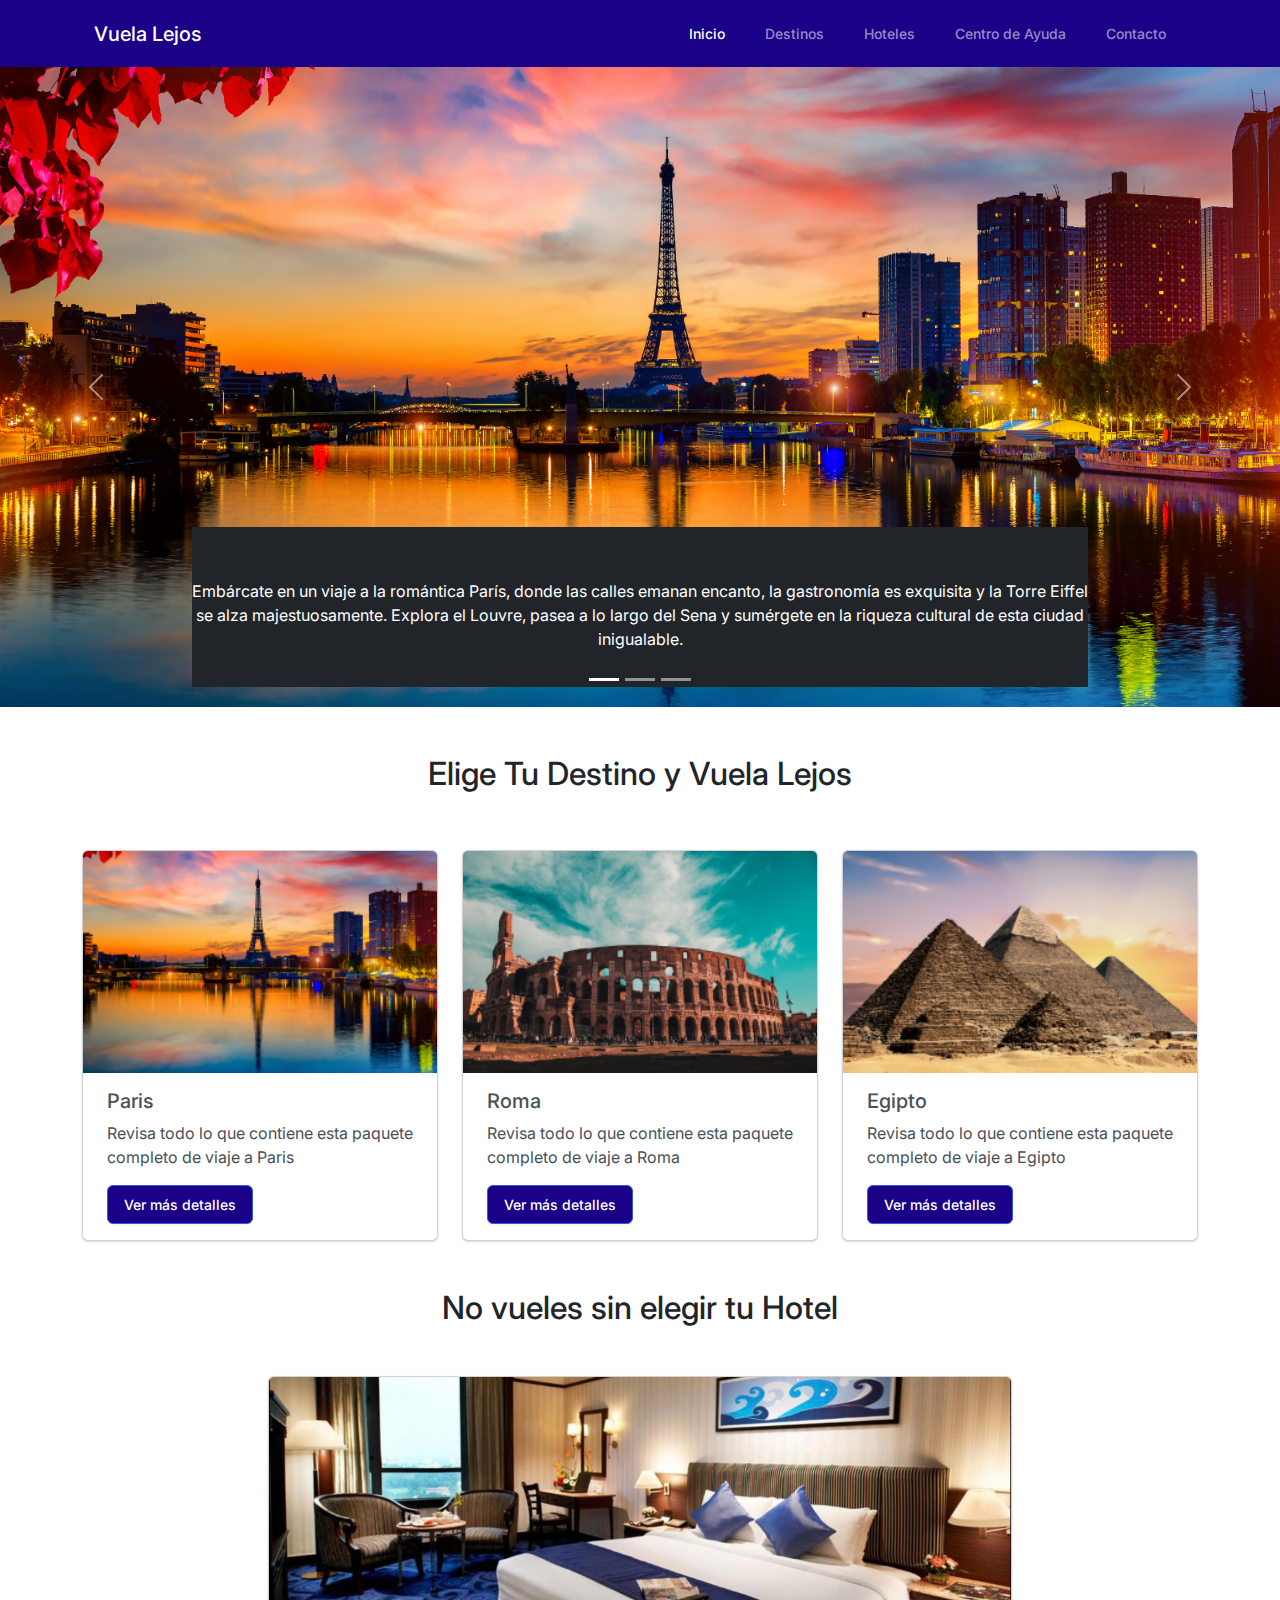
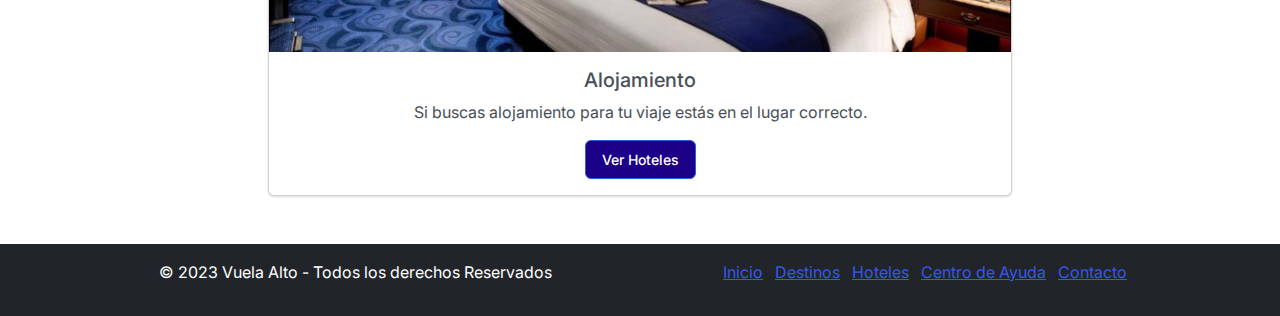
<file: index.html>
<!DOCTYPE html>
<html lang="en">
<head>
    <meta charset="UTF-8">
    <meta name="viewport" content="width=device-width, initial-scale=1.0">
    <title>Document</title>

    <link rel="stylesheet" href="./bootstrap.min.css">
</head>
<body>

<!-- Barra Navegación -->

  <div class="container-fluid bg-primary">
    <div class="container">
      <nav class="navbar navbar-expand-lg" data-bs-theme="dark">
        <div class="container-fluid">
          <a class="navbar-brand" href="#">Vuela Lejos</a>
          <button class="navbar-toggler" 
          type="button" 
          data-bs-toggle="collapse" 
          data-bs-target="#navbarNav" 
          aria-controls="navbarNav" 
          aria-expanded="false" 
          aria-label="Toggle navigation"
          >
            <span class="navbar-toggler-icon"></span>
          </button>
          <div class="collapse navbar-collapse" id="navbarNav">
            <ul class="navbar-nav ms-auto">
              <li class="nav-item">
                <a class="nav-link active" aria-current="page" href="index.html">Inicio</a>
              </li>
              <li class="nav-item">
                <a class="nav-link" href="destino.html">Destinos</a>
              </li>
              <li class="nav-item">
                <a class="nav-link" href="hoteles.html">Hoteles</a>
              </li>
              <li class="nav-item">
                <a class="nav-link" href="ayuda.html">Centro de Ayuda</a>
              </li>
              <li class="nav-item">
                <a class="nav-link" href="contacto.html">Contacto</a>
              </li>
            </ul>
          </div>
        </div>
      </nav>
    </div>
  </div>

<!-- Slider Principal Destinos -->

    <div id="carouselExampleCaptions" class="carousel slide" data-bs-ride="carousel">
      <div class="carousel-indicators">
          <button type="button" data-bs-target="#carouselExampleCaptions" data-bs-slide-to="0" class="active"
              aria-current="true" aria-label="Slide 1"></button>
          <button type="button" data-bs-target="#carouselExampleCaptions" data-bs-slide-to="1"
              aria-label="Slide 2"></button>
          <button type="button" data-bs-target="#carouselExampleCaptions" data-bs-slide-to="2"
              aria-label="Slide 3"></button>
      </div>
      <div class="carousel-inner">
          <div class="carousel-item active">
              <img src="./images/Slides/Paris.png" class="d-block w-100" alt="Destino Paris">
              <div class="carousel-caption d-none d-md-block bg-dark">
                  <h5>París, la Ciudad del Amor</h5>
                  <p>Embárcate en un viaje a la romántica París, donde las calles emanan encanto, 
                    la gastronomía es exquisita y la Torre Eiffel se alza majestuosamente. Explora 
                    el Louvre, pasea a lo largo del Sena y sumérgete en la riqueza cultural de esta 
                    ciudad inigualable.</p>
              </div>
          </div>
          <div class="carousel-item">
              <img src="./images/Slides/Roma.png" class="d-block w-100" alt="Destino Roma">
              <div class="carousel-caption d-none d-md-block bg-dark">
                  <h5>Descubre la Eterna Roma</h5>
                  <p> Roma, la Ciudad Eterna, te espera con su impresionante patrimonio
                     histórico y arquitectónico. Visita el Coliseo, el Foro Romano y 
                     déjate llevar por la belleza de la Ciudad del Vaticano. Disfruta 
                     de la deliciosa cocina italiana en cada esquina.</p>
              </div>
          </div>
          <div class="carousel-item">
              <img src="./images/Slides/Egipto.png" class="d-block w-100" alt="Destino Egipto">
              <div class="carousel-caption d-none d-md-block bg-dark">
                  <h5>Egipto - Viaje a la Tierra de los Faraones</h5>
                  <p>Egipto es una ventana al pasado antiguo, con sus majestuosas pirámides,
                     templos y tesoros arqueológicos. Cruza el Nilo, explora 
                     el Valle de los Reyes y maravíllate ante la Esfinge. 
                     Un viaje a Egipto es un viaje en el tiempo.</p>
              </div>
          </div>
      </div>
      <button class="carousel-control-prev" type="button" data-bs-target="#carouselExampleCaptions" data-bs-slide="prev">
          <span class="carousel-control-prev-icon" aria-hidden="true"></span>
          <span class="visually-hidden">Previous</span>
      </button>
      <button class="carousel-control-next" type="button" data-bs-target="#carouselExampleCaptions" data-bs-slide="next">
          <span class="carousel-control-next-icon" aria-hidden="true"></span>
          <span class="visually-hidden">Next</span>
      </button>
  </div>

<!-- Tarjetas Destinos -->

<h2 class="text-center mt-5">Elige Tu Destino y Vuela Lejos</h2>


<div class="container">
  <div class="row">
    
    <div class="col-12 col-md-4 mt-5">
      <div class="card">
        <img class="card-img-top" src="./images/Cards/paris-card.png" alt="Paris">
          <div class="card-body">
            <h5 class="card-title">Paris</h5>
            <p class="card-text">Revisa todo lo que contiene esta paquete completo de viaje a Paris</p>
            <a href="#" class="btn btn-primary">Ver más detalles</a>
          </div>
      </div>
    </div>
    
    <div class="col-12 col-md-4 mt-5">
      <div class="card">
        <img class="card-img-top" src="./images/Cards/roma-card.png" alt="Roma">
          <div class="card-body">
            <h5 class="card-title">Roma</h5>
            <p class="card-text">Revisa todo lo que contiene esta paquete completo de viaje a Roma</p>
            <a href="#" class="btn btn-primary">Ver más detalles</a>
          </div>
      </div>
    </div>

    <div class="col-12 col-md-4 mt-5">
      <div class="card">
        <img class="card-img-top" src="./images/Cards/egipto-card.png" alt="Egipto">
          <div class="card-body">
            <h5 class="card-title">Egipto</h5>
            <p class="card-text">Revisa todo lo que contiene esta paquete completo de viaje a Egipto</p>
            <a href="#" class="btn btn-primary">Ver más detalles</a>
          </div>
      </div>
    </div>
    
  </div>
</div>

<!-- Seccion Hoteles -->

<h2 class="text-center mt-5">No vueles sin elegir tu Hotel</h2>


<div class="container mt-5">
  <div class="d-flex justify-content-center align-items-center">
    <div class="card col-md-8">
      <img class="card-img-top" src="./images/Hotel-inicio.png" alt="Hoteles">
      <div class="card-body text-center">
        <h5 class="card-title">Alojamiento</h5>
        <p class="card-text">Si buscas alojamiento para tu viaje estás en el lugar correcto.</p>
        <a href="#" class="btn btn-primary">Ver Hoteles</a>
      </div>
    </div>
  </div>
</div>

<!-- Footer -->


<footer class="mt-5 bg-dark text-white text-center py-3">
  <div class="container">
      <div class="row">
          <div class="col-md-6">
              <p>&copy; 2023 Vuela Alto - Todos los derechos Reservados
              </p>
          </div>
          <div class="col-md-6">
              <ul class="list-inline">
                  <li class="list-inline-item"><a href="index.html">Inicio</a></li>
                  <li class="list-inline-item"><a href="destino.html">Destinos</a></li>
                  <li class="list-inline-item"><a href="hoteles.html">Hoteles</a></li>
                  <li class="list-inline-item"><a href="ayuda.html">Centro de Ayuda</a></li>
                  <li class="list-inline-item"><a href="contacto.html">Contacto</a></li>
              </ul>
          </div>
      </div>
  </div>
</footer>


<script src="https://cdn.jsdelivr.net/npm/bootstrap@5.0.1/dist/js/bootstrap.bundle.min.js"></script>

</body>
</html>
</file>
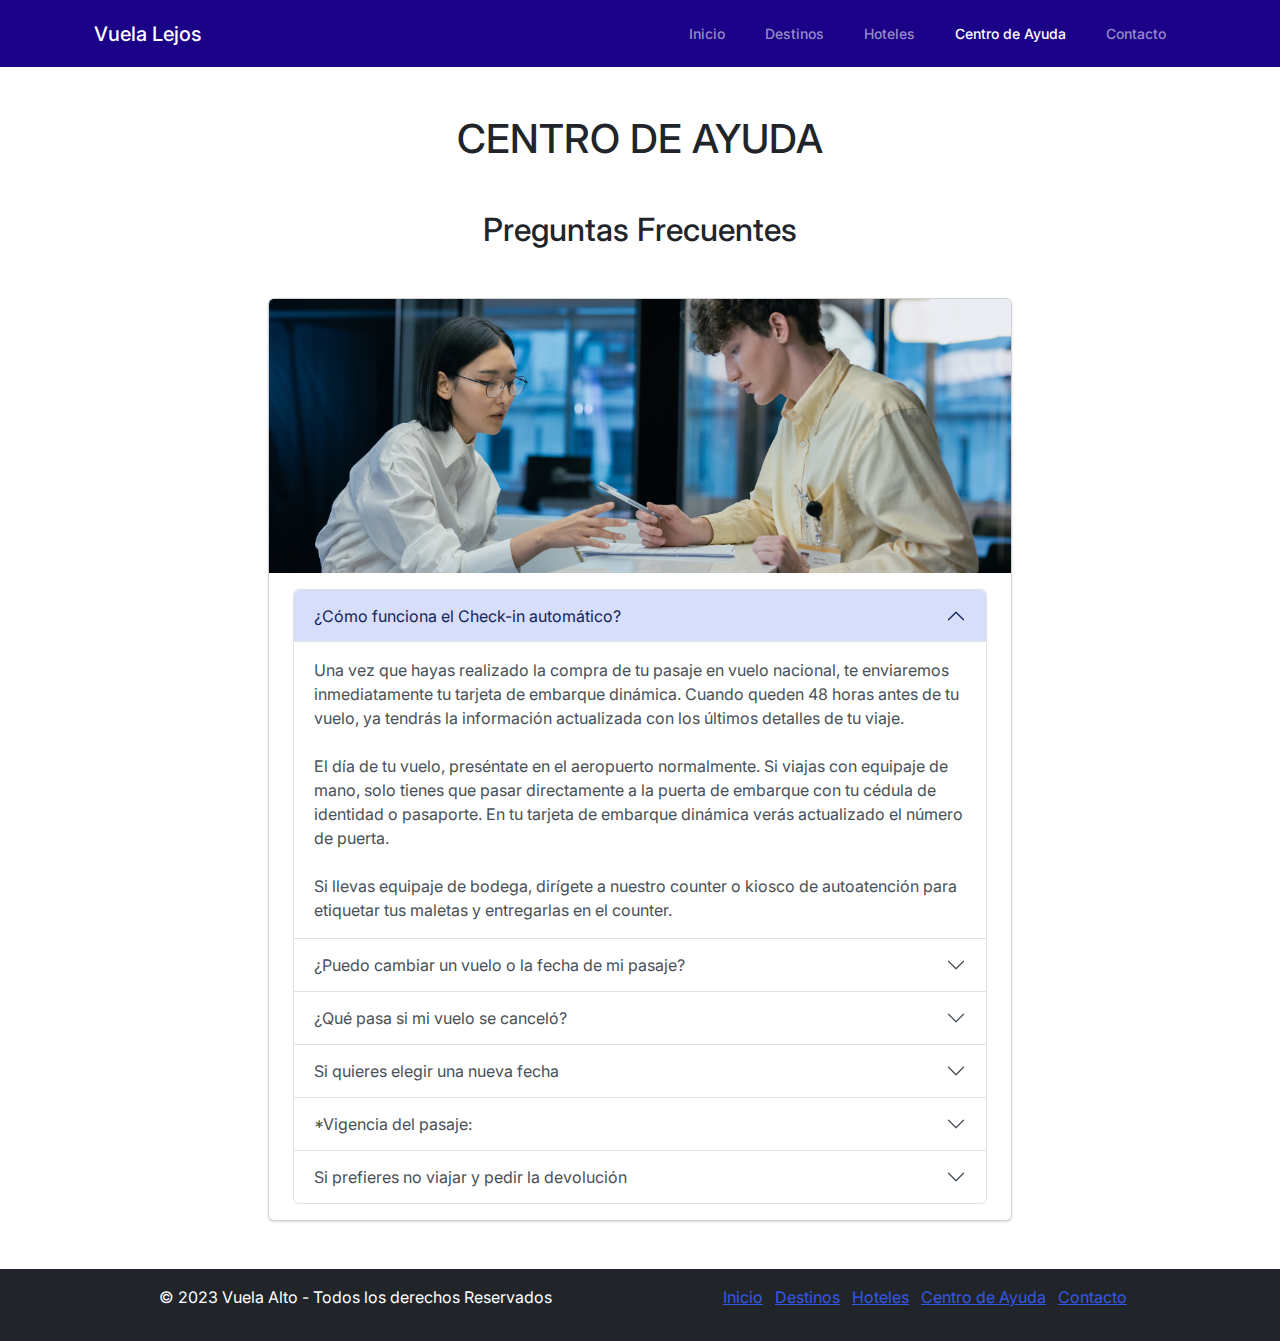
<file: ayuda.html>
<!DOCTYPE html>
<html lang="en">
<head>
    <meta charset="UTF-8">
    <meta name="viewport" content="width=device-width, initial-scale=1.0">
    <title>Document</title>

    <link rel="stylesheet" href="./bootstrap.min.css">
</head>
<body>

<!-- Barra Navegación -->

  <div class="container-fluid bg-primary">
    <div class="container">
      <nav class="navbar navbar-expand-lg" data-bs-theme="dark">
        <div class="container-fluid">
          <a class="navbar-brand" href="#">Vuela Lejos</a>
          <button class="navbar-toggler" 
          type="button" 
          data-bs-toggle="collapse" 
          data-bs-target="#navbarNav" 
          aria-controls="navbarNav" 
          aria-expanded="false" 
          aria-label="Toggle navigation"
          >
            <span class="navbar-toggler-icon"></span>
          </button>
          <div class="collapse navbar-collapse" id="navbarNav">
            <ul class="navbar-nav ms-auto">
              <li class="nav-item">
                <a class="nav-link" href="index.html">Inicio</a>
              </li>
              <li class="nav-item">
                <a class="nav-link" href="destino.html">Destinos</a>
              </li>
              <li class="nav-item">
                <a class="nav-link" href="hoteles.html">Hoteles</a>
              </li>
              <li class="nav-item">
                <a class="nav-link active" aria-current="page" href="ayuda.html">Centro de Ayuda</a>
              </li>
              <li class="nav-item">
                <a class="nav-link" href="contacto.html">Contacto</a>
              </li>
            </ul>
          </div>
        </div>
      </nav>
    </div>
  </div>

<!-- Seccion Centro de Ayuda -->

<H1 class="text-center mt-5">CENTRO DE AYUDA</H1>

<h2 class="text-center mt-5">Preguntas Frecuentes</h2>


<div class="container mt-5">
  <div class="d-flex justify-content-center align-items-center">
    <div class="card col-md-8">
      <img class="card-img-top" src="./images/Centro ayuda.png" alt="Hoteles">
      <div class="card-body">

        <div class="accordion" id="accordionExample">
            <div class="accordion-item">
              <h2 class="accordion-header" id="headingOne">
                <button class="accordion-button" type="button" data-bs-toggle="collapse" data-bs-target="#collapseOne" aria-expanded="true" aria-controls="collapseOne"><font style="vertical-align: inherit;"><font style="vertical-align: inherit;">
                    ¿Cómo funciona el Check-in automático?
                </font></font></button>
              </h2>
              <div id="collapseOne" class="accordion-collapse collapse show" aria-labelledby="headingOne" data-bs-parent="#accordionExample">
                <div class="accordion-body">
                    Una vez que hayas realizado la compra de tu pasaje en vuelo nacional, te enviaremos
                    inmediatamente tu tarjeta de embarque dinámica. Cuando queden 48 horas antes de tu vuelo, ya
                    tendrás la información actualizada con los últimos detalles de tu viaje.<br><br>
                    El día de tu vuelo, preséntate en el aeropuerto normalmente. Si viajas con equipaje de mano, solo
                    tienes que pasar directamente a la puerta de embarque con tu cédula de identidad o pasaporte.
                    En tu tarjeta de embarque dinámica verás actualizado el número de puerta.<br><br>
                    Si llevas equipaje de bodega, dirígete a nuestro counter o kiosco de autoatención para etiquetar
                    tus maletas y entregarlas en el counter. </font>
                </font></font></div>
              </div>
            </div>

            <div class="accordion-item">
              <h2 class="accordion-header" id="headingTwo">
                <button class="accordion-button collapsed" type="button" data-bs-toggle="collapse" data-bs-target="#collapseTwo" aria-expanded="false" aria-controls="collapseTwo"><font style="vertical-align: inherit;"><font style="vertical-align: inherit;">
                    ¿Puedo cambiar un vuelo o la fecha de mi pasaje?
                </font></font></button>
              </h2>
              
              <div id="collapseTwo" class="accordion-collapse collapse" aria-labelledby="headingTwo" data-bs-parent="#accordionExample">
                <div class="accordion-body">
                    Puedes llamar para verificar si tu pasaje te permite cambiar la fecha o destino de tu viaje sin 
                    multas ni diferencias tarifarias.<br><br>
                    Si el vuelo es cancelado o reprogramado debido a la pandemia COVID-19, o por otras razones de 
                    seguridad o de fuerza mayor, podrás reprogramar tu viaje, solicitar el reembolso del valor 
                    del pasaje o contratar otros servicios de nuestra aerolínea. Conoce más en nuestra sección de política de cambios.<br><br>
                    Ten en cuenta que por ahora, el cambio de pasajes en línea sólo está disponible en Chile y Ecuador.

                </div>
              </div>
            </div>
            
            <div class="accordion-item">
              <h2 class="accordion-header" id="headingThree">
                <button class="accordion-button collapsed" type="button" data-bs-toggle="collapse" data-bs-target="#collapseThree" aria-expanded="false" aria-controls="collapseThree"><font style="vertical-align: inherit;"><font style="vertical-align: inherit;">
                    ¿Qué pasa si mi vuelo se canceló?
                </font></font></button>
              </h2>
              <div id="collapseThree" class="accordion-collapse collapse" aria-labelledby="headingThree" data-bs-parent="#accordionExample">
                <div class="accordion-body">
                    No te preocupes, llama y podrás aceptar el nuevo itinerario que te proponemos o:<br><br>
                    - Elegir una nueva fecha<br><br>
                    - Pedir la devolución
                </div>
              </div>
            </div>

            <div class="accordion-item">
                <h2 class="accordion-header" id="headingFour">
                  <button class="accordion-button collapsed" type="button" data-bs-toggle="collapse" data-bs-target="#collapseFour" aria-expanded="false" aria-controls="collapseFour">
                    <font style="vertical-align: inherit;"><font style="vertical-align: inherit;">
                        Si quieres elegir una nueva fecha
                    </font></font>
                  </button>
                </h2>
                <div id="collapseFour" class="accordion-collapse collapse" aria-labelledby="headingFour" data-bs-parent="#accordionExample">
                  <div class="accordion-body">
                    - Podrás hacer un cambio sin costo en la misma cabina del viaje original.<br><br>
                    - Podrás reprogramar el nuevo vuelo durante la vigencia de tu pasaje*.
                  </div>
                </div>
              </div>
              
              <div class="accordion-item">
                <h2 class="accordion-header" id="headingFive">
                  <button class="accordion-button collapsed" type="button" data-bs-toggle="collapse" data-bs-target="#collapseFive" aria-expanded="false" aria-controls="collapseFive">
                    <font style="vertical-align: inherit;"><font style="vertical-align: inherit;">
                        *Vigencia del pasaje:
                    </font></font>
                  </button>
                </h2>
                <div id="collapseFive" class="accordion-collapse collapse" aria-labelledby="headingFive" data-bs-parent="#accordionExample">
                  <div class="accordion-body">
                    - Si tu viaje original comenzaba entre el 1 de marzo y el 31 de diciembre 2020, la vigencia es 
                    hasta el 31 de diciembre de 2021.<br><br>
                    - Si tu viaje original comienza en 2021, la vigencia es de 12 meses a partir de la fecha del
                    primer vuelo de tu pasaje.<br><br>
                    - Si ya comenzaste el viaje, deberás completar el regreso no más allá de 12 meses desde tu
                    primer vuelo.<br><br>
                  </div>
                </div>
              </div>
              
              <div class="accordion-item">
                <h2 class="accordion-header" id="headingSix">
                  <button class="accordion-button collapsed" type="button" data-bs-toggle="collapse" data-bs-target="#collapseSix" aria-expanded="false" aria-controls="collapseSix">
                    <font style="vertical-align: inherit;"><font style="vertical-align: inherit;">
                        Si prefieres no viajar y pedir la devolución
                    </font></font>
                  </button>
                </h2>
                <div id="collapseSix" class="accordion-collapse collapse" aria-labelledby="headingSix" data-bs-parent="#accordionExample">
                  <div class="accordion-body">
                    - Recibirás un Travel Voucher que podrás canjear por servicios de la aerolínea o dinero. Si 
                    usaste tus millas para canjear tu pasaje, éstas serán devueltas en tu cuenta de socio.
                  </div>
                </div>
              </div>

          </div>
        
      </div>
    </div>
  </div>
</div>


<!-- Footer -->


<footer class="mt-5 bg-dark text-white text-center py-3">
  <div class="container">
      <div class="row">
          <div class="col-md-6">
              <p>&copy; 2023 Vuela Alto - Todos los derechos Reservados
              </p>
          </div>
          <div class="col-md-6">
              <ul class="list-inline">
                  <li class="list-inline-item"><a href="index.html">Inicio</a></li>
                  <li class="list-inline-item"><a href="destino.html">Destinos</a></li>
                  <li class="list-inline-item"><a href="hoteles.html">Hoteles</a></li>
                  <li class="list-inline-item"><a href="ayuda.html">Centro de Ayuda</a></li>
                  <li class="list-inline-item"><a href="contacto.html">Contacto</a></li>
              </ul>
          </div>
      </div>
  </div>
</footer>


<script src="https://cdn.jsdelivr.net/npm/bootstrap@5.0.1/dist/js/bootstrap.bundle.min.js"></script>

</body>
</html>
</file>
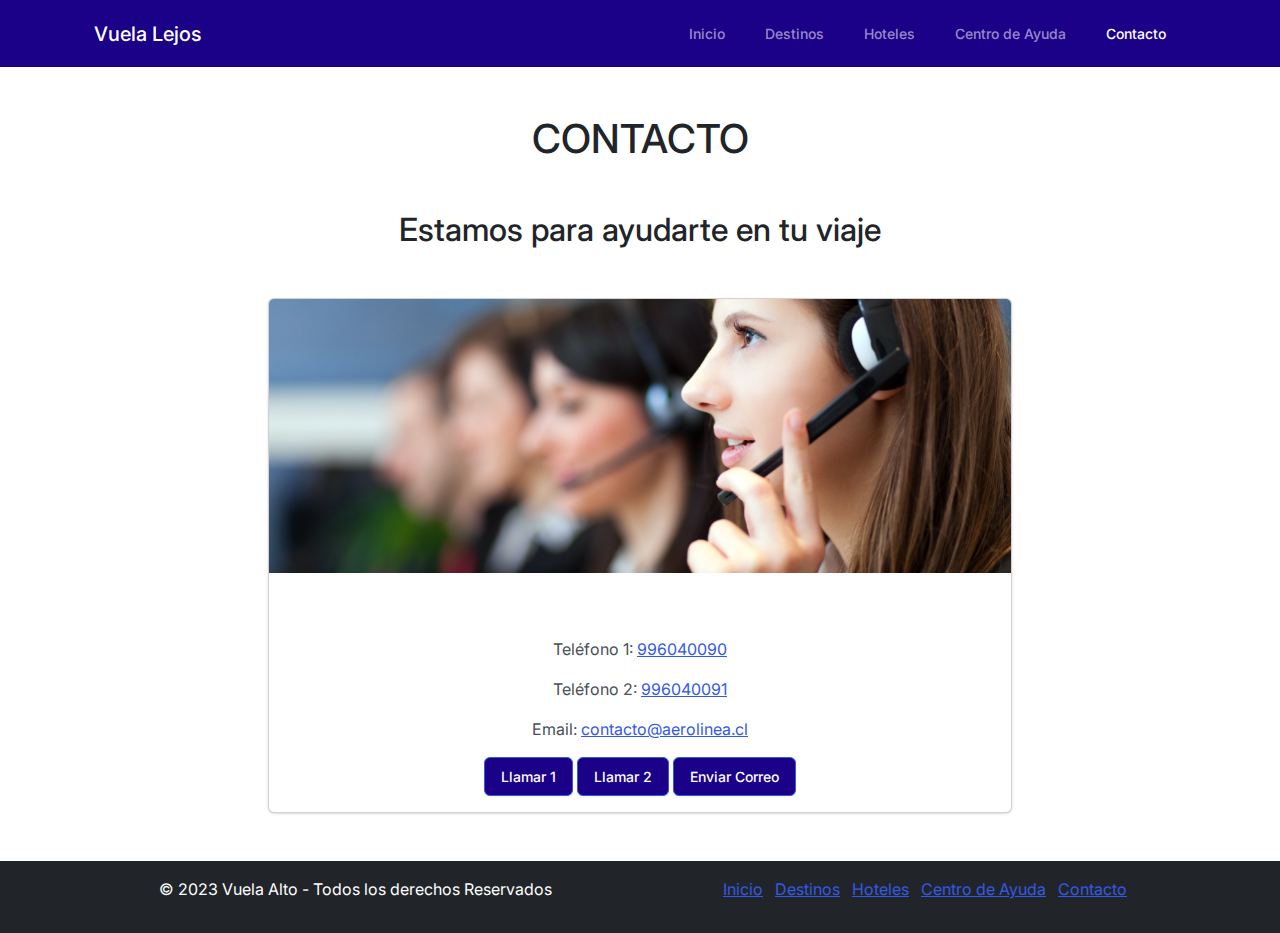
<file: contacto.html>
<!DOCTYPE html>
<html lang="en">
<head>
    <meta charset="UTF-8">
    <meta name="viewport" content="width=device-width, initial-scale=1.0">
    <title>Document</title>

    <link rel="stylesheet" href="./bootstrap.min.css">
</head>
<body>

<!-- Barra Navegación -->

  <div class="container-fluid bg-primary">
    <div class="container">
      <nav class="navbar navbar-expand-lg" data-bs-theme="dark">
        <div class="container-fluid">
          <a class="navbar-brand" href="#">Vuela Lejos</a>
          <button class="navbar-toggler" 
          type="button" 
          data-bs-toggle="collapse" 
          data-bs-target="#navbarNav" 
          aria-controls="navbarNav" 
          aria-expanded="false" 
          aria-label="Toggle navigation"
          >
            <span class="navbar-toggler-icon"></span>
          </button>
          <div class="collapse navbar-collapse" id="navbarNav">
            <ul class="navbar-nav ms-auto">
              <li class="nav-item">
                <a class="nav-link" href="index.html">Inicio</a>
              </li>
              <li class="nav-item">
                <a class="nav-link" href="destino.html">Destinos</a>
              </li>
              <li class="nav-item">
                <a class="nav-link" href="hoteles.html">Hoteles</a>
              </li>
              <li class="nav-item">
                <a class="nav-link" href="ayuda.html">Centro de Ayuda</a>
              </li>
              <li class="nav-item">
                <a class="nav-link active" aria-current="page" href="contacto.html">Contacto</a>
              </li>
            </ul>
          </div>
        </div>
      </nav>
    </div>
  </div>

<!-- Sección Contacto  -->

<H1 class="text-center mt-5">CONTACTO</H1>

<h2 class="text-center mt-5">Estamos para ayudarte en tu viaje</h2>


<div class="container mt-5">
  <div class="d-flex justify-content-center align-items-center">
    <div class="card col-md-8">
      <img class="card-img-top" src="./images/Contacto.png" alt="Hoteles">
        <div class="card-body">

            <div class="container mt-5 text-center">
                <p>Teléfono 1: <a href="tel:996040090">996040090</a></p>
                <p>Teléfono 2: <a href="tel:996040091">996040091</a></p>
                <p>Email: <a href="mailto:contacto@aerolinea.cl">contacto@aerolinea.cl</a></p>
                
                <button type="button" class="btn btn-primary" onclick="window.location.href='tel:996040090'">Llamar 1</button>
                <button type="button" class="btn btn-primary" onclick="window.location.href='tel:996040091'">Llamar 2</button>
                <button type="button" class="btn btn-primary" onclick="window.location.href='mailto:contacto@aerolinea.cl'">Enviar Correo</button>
            </div>
            
     
        </div> 
    
    </div>
  </div>
</div>


<!-- Footer -->


<footer class="mt-5 bg-dark text-white text-center py-3">
  <div class="container">
      <div class="row">
          <div class="col-md-6">
              <p>&copy; 2023 Vuela Alto - Todos los derechos Reservados
              </p>
          </div>
          <div class="col-md-6">
              <ul class="list-inline">
                  <li class="list-inline-item"><a href="index.html">Inicio</a></li>
                  <li class="list-inline-item"><a href="destino.html">Destinos</a></li>
                  <li class="list-inline-item"><a href="hoteles.html">Hoteles</a></li>
                  <li class="list-inline-item"><a href="ayuda.html">Centro de Ayuda</a></li>
                  <li class="list-inline-item"><a href="contacto.html">Contacto</a></li>
              </ul>
          </div>
      </div>
  </div>
</footer>


<script src="https://cdn.jsdelivr.net/npm/bootstrap@5.0.1/dist/js/bootstrap.bundle.min.js"></script>

</body>
</html>
</file>
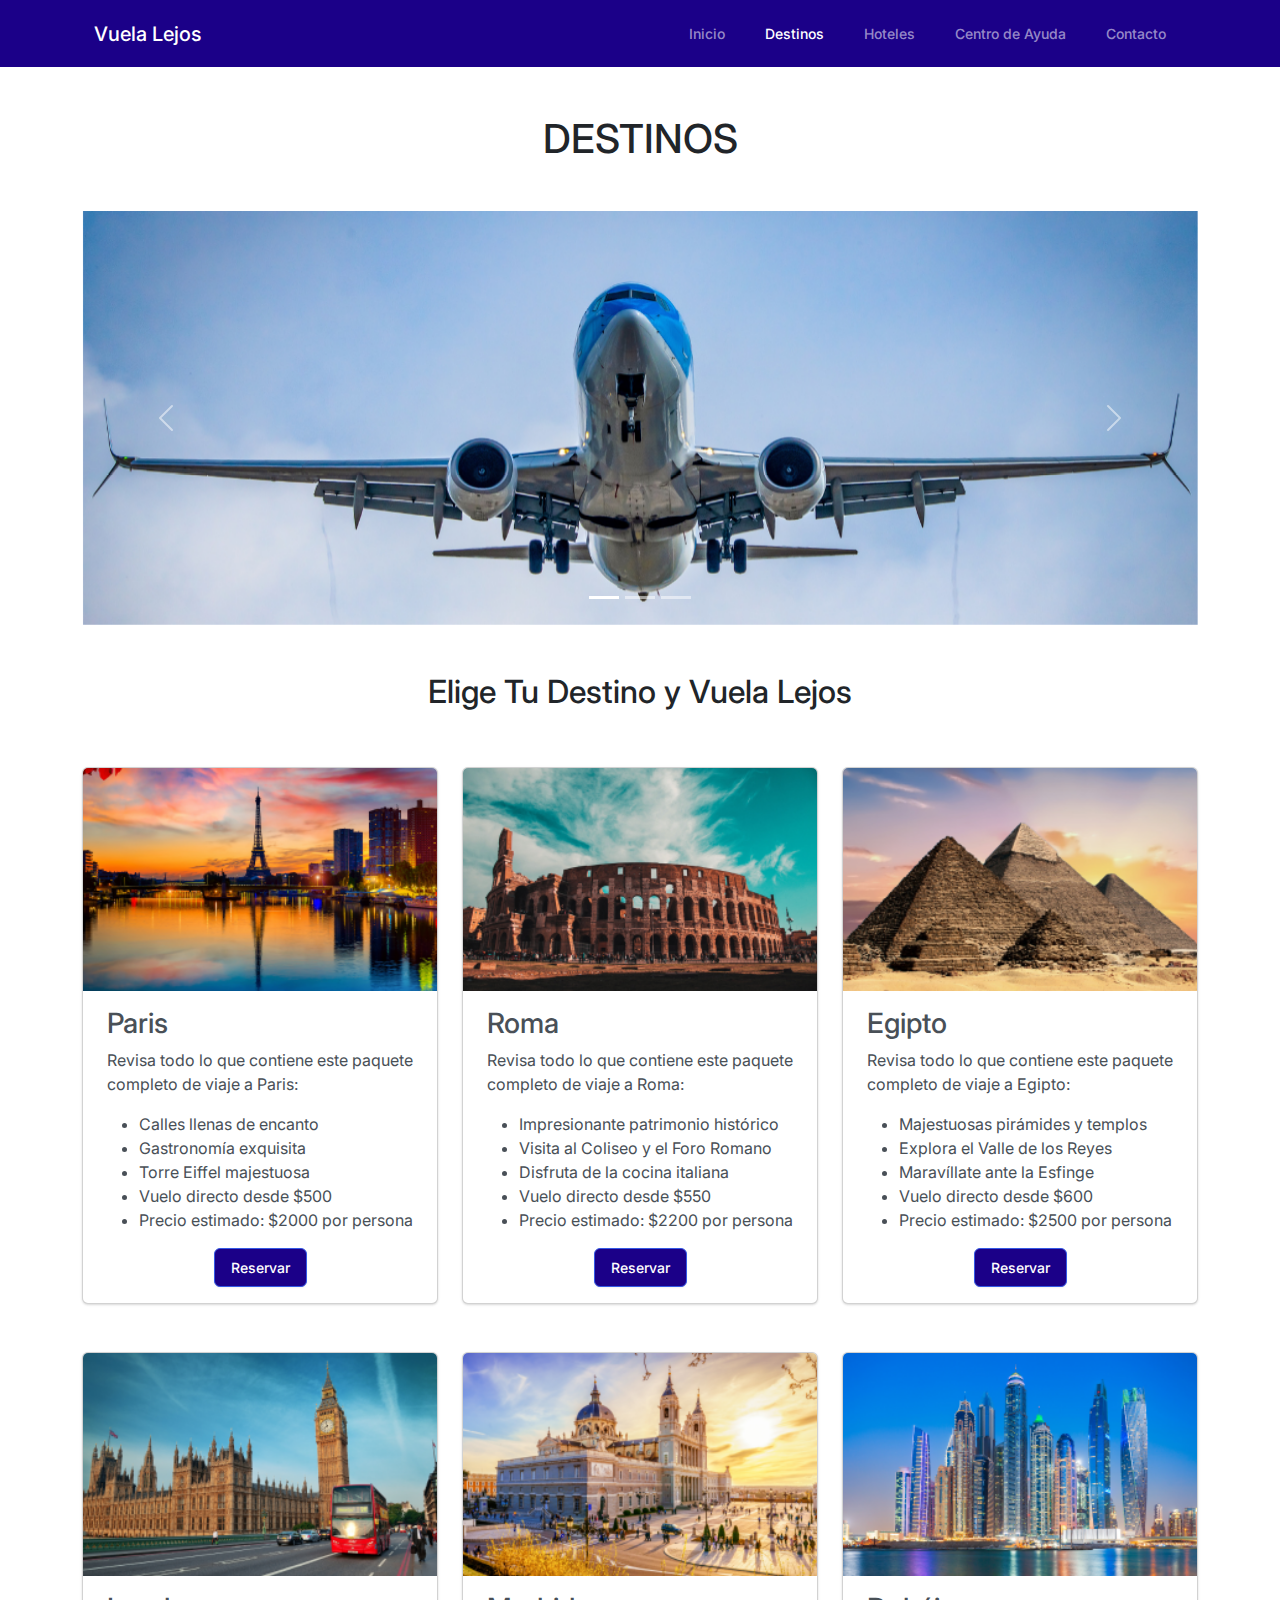
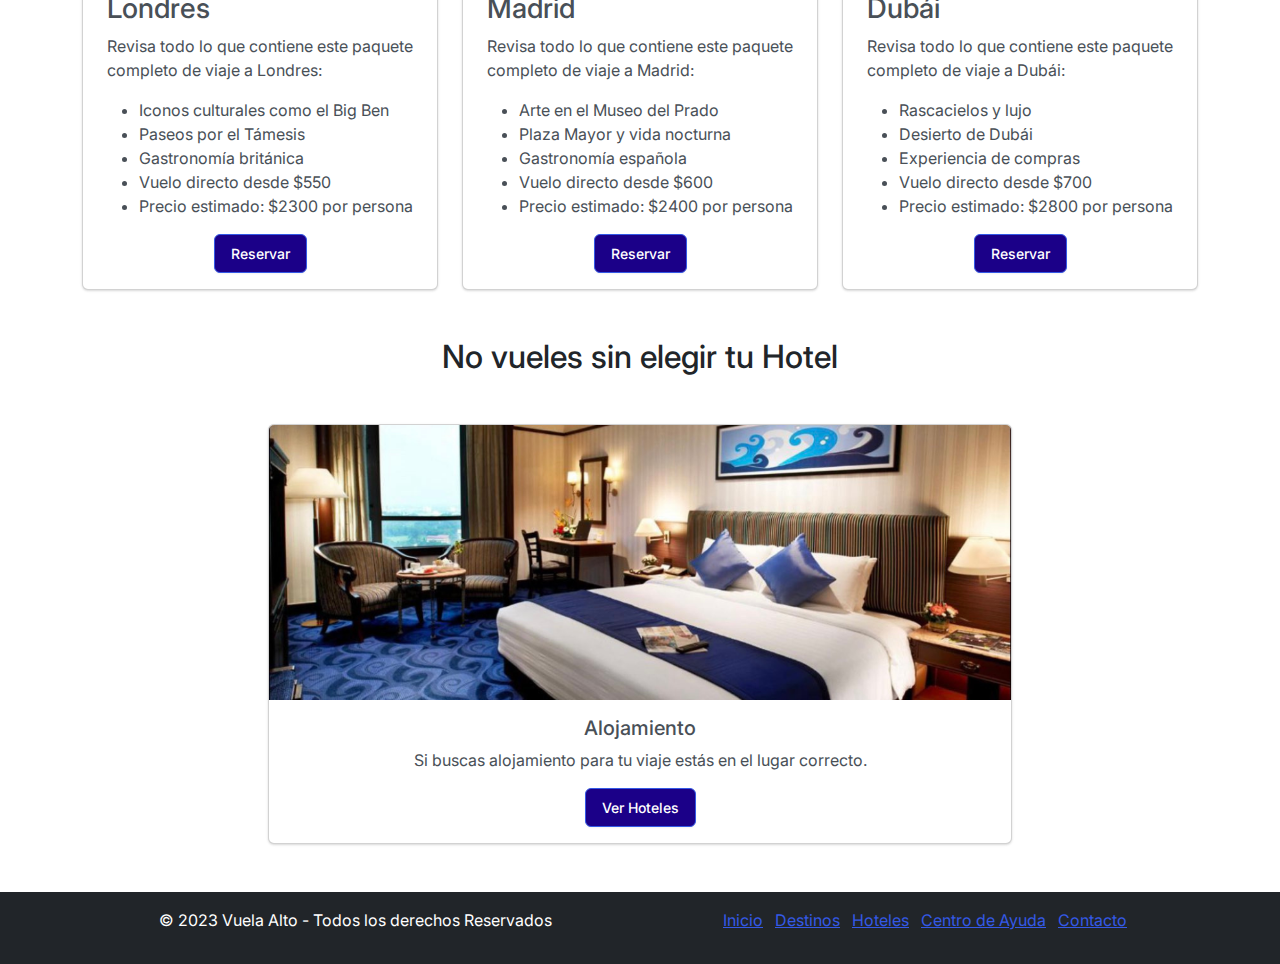
<file: destino.html>
<!DOCTYPE html>
<html lang="en">
<head>
    <meta charset="UTF-8">
    <meta name="viewport" content="width=device-width, initial-scale=1.0">
    <title>Document</title>

    <link rel="stylesheet" href="./bootstrap.min.css">
</head>
<body>

<!-- Barra Navegación -->

  <div class="container-fluid bg-primary">
    <div class="container">
      <nav class="navbar navbar-expand-lg" data-bs-theme="dark">
        <div class="container-fluid">
          <a class="navbar-brand" href="#">Vuela Lejos</a>
          <button class="navbar-toggler" 
          type="button" 
          data-bs-toggle="collapse" 
          data-bs-target="#navbarNav" 
          aria-controls="navbarNav" 
          aria-expanded="false" 
          aria-label="Toggle navigation"
          >
            <span class="navbar-toggler-icon"></span>
          </button>
          <div class="collapse navbar-collapse" id="navbarNav">
            <ul class="navbar-nav ms-auto">
              <li class="nav-item">
                <a class="nav-link" href="index.html">Inicio</a>
              </li>
              <li class="nav-item">
                <a class="nav-link active" aria-current="page" href="destino.html">Destinos</a>
              </li>
              <li class="nav-item">
                <a class="nav-link" href="hoteles.html">Hoteles</a>
              </li>
              <li class="nav-item">
                <a class="nav-link" href="ayuda.html">Centro de Ayuda</a>
              </li>
              <li class="nav-item">
                <a class="nav-link" href="contacto.html">Contacto</a>
              </li>
            </ul>
          </div>
        </div>
      </nav>
    </div>
  </div>

<!-- Slider Principal Destinos -->

<H1 class="text-center mt-5">DESTINOS</H1>

<div class="container - mt-5">
    <div id="carouselExampleCaptions" class="carousel slide" data-bs-ride="carousel">
        <div class="carousel-indicators">
            <button type="button" data-bs-target="#carouselExampleCaptions" data-bs-slide-to="0" class="active"
                aria-current="true" aria-label="Slide 1"></button>
            <button type="button" data-bs-target="#carouselExampleCaptions" data-bs-slide-to="1"
                aria-label="Slide 2"></button>
            <button type="button" data-bs-target="#carouselExampleCaptions" data-bs-slide-to="2"
                aria-label="Slide 3"></button>
        </div>
        <div class="carousel-inner">
            <div class="carousel-item active">
                <img src="./images/Destinos/Destinos 1.png" class="d-block w-100" alt="Destino Paris">
                <div class="carousel-caption d-none d-md-block">
                </div>
            </div>
            <div class="carousel-item">
                <img src="./images/Destinos/Destinos 2.png" class="d-block w-100" alt="Destino Roma">
                <div class="carousel-caption d-none d-md-block">
                </div>
            </div>
            <div class="carousel-item">
                <img src="./images/Destinos/Destinos 3.png" class="d-block w-100" alt="Destino Egipto">
                <div class="carousel-caption d-none d-md-block">
                </div>
            </div>
        </div>
        <button class="carousel-control-prev" type="button" data-bs-target="#carouselExampleCaptions" data-bs-slide="prev">
            <span class="carousel-control-prev-icon" aria-hidden="true"></span>
            <span class="visually-hidden">Previous</span>
        </button>
        <button class="carousel-control-next" type="button" data-bs-target="#carouselExampleCaptions" data-bs-slide="next">
            <span class="carousel-control-next-icon" aria-hidden="true"></span>
            <span class="visually-hidden">Next</span>
        </button>
    </div>
</div>
    

<!-- Tarjetas Destinos -->

<h2 class="text-center mt-5">Elige Tu Destino y Vuela Lejos</h2>


<div class="container">
  <div class="row">
    
    <div class="col-12 col-md-4 mt-5">
        <div class="card">
          <img class="card-img-top" src="./images/Cards/paris-card.png" alt="Paris">
          <div class="card-body">
            <h3 class="card-title">Paris</h3>
            <p class="card-text">
              Revisa todo lo que contiene este paquete completo de viaje a Paris:
              <ul>
                <li>Calles llenas de encanto</li>
                <li>Gastronomía exquisita</li>
                <li>Torre Eiffel majestuosa</li>
                <li>Vuelo directo desde $500</li>
                <li>Precio estimado: $2000 por persona</li>
              </ul>
            </p>
            <div class="d-flex justify-content-center">
              <a href="#" class="btn btn-primary">Reservar</a>
            </div>
          </div>
        </div>
      </div>
      
      <div class="col-12 col-md-4 mt-5">
        <div class="card">
          <img class="card-img-top" src="./images/Cards/roma-card.png" alt="Roma">
          <div class="card-body">
            <h3 class="card-title">Roma</h3>
            <p class="card-text">
              Revisa todo lo que contiene este paquete completo de viaje a Roma:
              <ul>
                <li>Impresionante patrimonio histórico</li>
                <li>Visita al Coliseo y el Foro Romano</li>
                <li>Disfruta de la cocina italiana</li>
                <li>Vuelo directo desde $550</li>
                <li>Precio estimado: $2200 por persona</li>
              </ul>
            </p>
            <div class="d-flex justify-content-center">
              <a href="#" class="btn btn-primary">Reservar</a>
            </div>
          </div>
        </div>
      </div>
      
      <div class="col-12 col-md-4 mt-5">
        <div class="card">
          <img class="card-img-top" src="./images/Cards/egipto-card.png" alt="Egipto">
          <div class="card-body">
            <h3 class="card-title">Egipto</h3>
            <p class="card-text">
              Revisa todo lo que contiene este paquete completo de viaje a Egipto:
              <ul>
                <li>Majestuosas pirámides y templos</li>
                <li>Explora el Valle de los Reyes</li>
                <li>Maravíllate ante la Esfinge</li>
                <li>Vuelo directo desde $600</li>
                <li>Precio estimado: $2500 por persona</li>
              </ul>
            </p>
            <div class="d-flex justify-content-center">
              <a href="#" class="btn btn-primary">Reservar</a>
            </div>
          </div>
        </div>
      </div>
      <div class="col-12 col-md-4 mt-5">
        <div class="card">
          <img class="card-img-top" src="./images/Cards/londres-card.png" alt="Londres">
          <div class="card-body">
            <h3 class="card-title">Londres</h3>
            <p class="card-text">
              Revisa todo lo que contiene este paquete completo de viaje a Londres:
              <ul>
                <li>Iconos culturales como el Big Ben</li>
                <li>Paseos por el Támesis</li>
                <li>Gastronomía británica</li>
                <li>Vuelo directo desde $550</li>
                <li>Precio estimado: $2300 por persona</li>
              </ul>
            </p>
            <div class="d-flex justify-content-center">
              <a href="#" class="btn btn-primary">Reservar</a>
            </div>
          </div>
        </div>
      </div>
      
      <div class="col-12 col-md-4 mt-5">
        <div class="card">
          <img class="card-img-top" src="./images/Cards/madrid-card.png" alt="Madrid">
          <div class="card-body">
            <h3 class="card-title">Madrid</h3>
            <p class="card-text">
              Revisa todo lo que contiene este paquete completo de viaje a Madrid:
              <ul>
                <li>Arte en el Museo del Prado</li>
                <li>Plaza Mayor y vida nocturna</li>
                <li>Gastronomía española</li>
                <li>Vuelo directo desde $600</li>
                <li>Precio estimado: $2400 por persona</li>
              </ul>
            </p>
            <div class="d-flex justify-content-center">
              <a href="#" class="btn btn-primary">Reservar</a>
            </div>
          </div>
        </div>
      </div>
      
      <div class="col-12 col-md-4 mt-5">
        <div class="card">
          <img class="card-img-top" src="./images/Cards/dubai-card.png" alt="Dubái">
          <div class="card-body">
            <h3 class="card-title">Dubái</h3>
            <p class="card-text">
              Revisa todo lo que contiene este paquete completo de viaje a Dubái:
              <ul>
                <li>Rascacielos y lujo</li>
                <li>Desierto de Dubái</li>
                <li>Experiencia de compras</li>
                <li>Vuelo directo desde $700</li>
                <li>Precio estimado: $2800 por persona</li>
              </ul>
            </p>
            <div class="d-flex justify-content-center">
              <a href="#" class="btn btn-primary">Reservar</a>
            </div>
          </div>
        </div>
      </div>
  </div>
</div>


<!-- Seccion Hoteles -->

<h2 class="text-center mt-5">No vueles sin elegir tu Hotel</h2>


<div class="container mt-5">
  <div class="d-flex justify-content-center align-items-center">
    <div class="card col-md-8">
      <img class="card-img-top" src="./images/Hotel-inicio.png" alt="Hoteles">
      <div class="card-body text-center">
        <h5 class="card-title">Alojamiento</h5>
        <p class="card-text">Si buscas alojamiento para tu viaje estás en el lugar correcto.</p>
        <a href="#" class="btn btn-primary">Ver Hoteles</a>
      </div>
    </div>
  </div>
</div>

<!-- Footer -->


<footer class="mt-5 bg-dark text-white text-center py-3">
  <div class="container">
      <div class="row">
          <div class="col-md-6">
              <p>&copy; 2023 Vuela Alto - Todos los derechos Reservados
              </p>
          </div>
          <div class="col-md-6">
              <ul class="list-inline">
                  <li class="list-inline-item"><a href="index.html">Inicio</a></li>
                  <li class="list-inline-item"><a href="destino.html">Destinos</a></li>
                  <li class="list-inline-item"><a href="hoteles.html">Hoteles</a></li>
                  <li class="list-inline-item"><a href="ayuda.html">Centro de Ayuda</a></li>
                  <li class="list-inline-item"><a href="contacto.html">Contacto</a></li>
              </ul>
          </div>
      </div>
  </div>
</footer>


<script src="https://cdn.jsdelivr.net/npm/bootstrap@5.0.1/dist/js/bootstrap.bundle.min.js"></script>

</body>
</html>
</file>
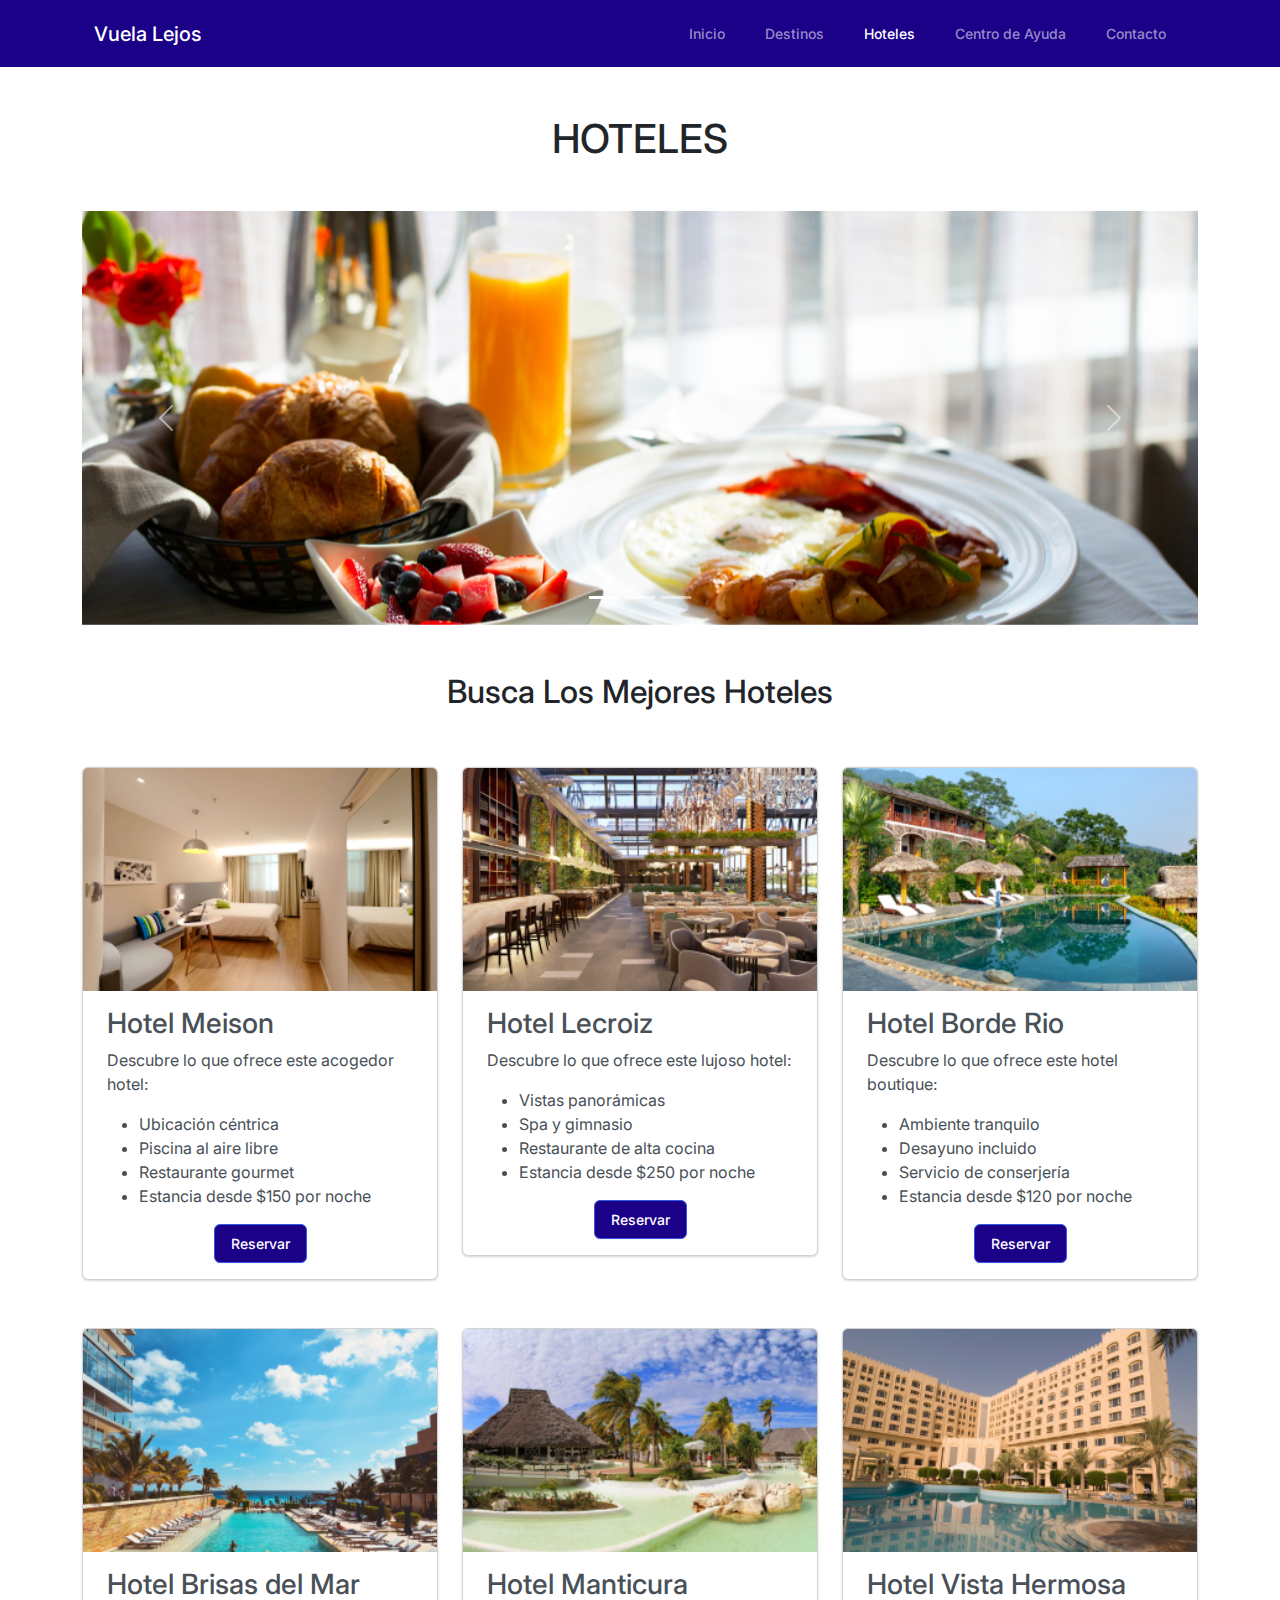
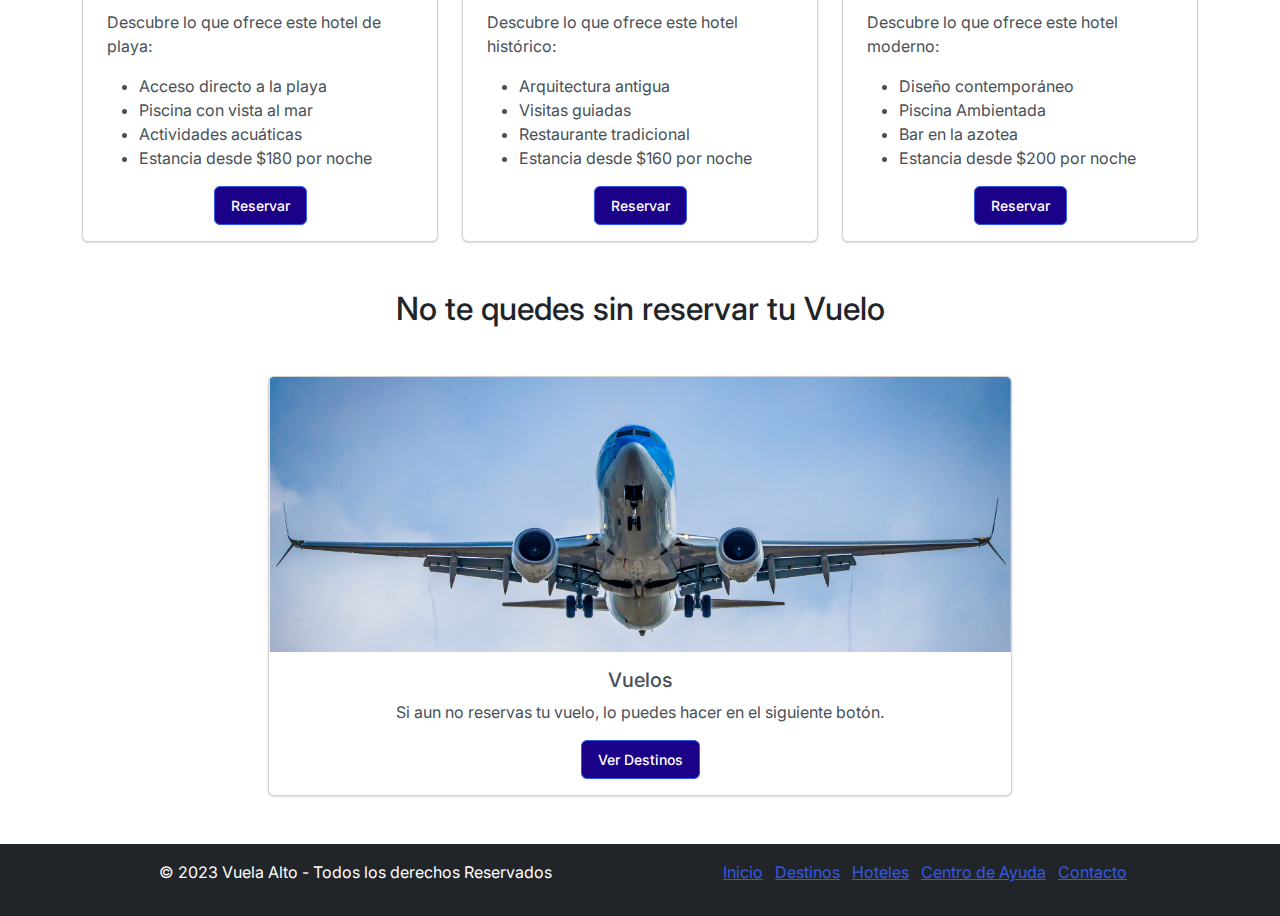
<file: hoteles.html>
<!DOCTYPE html>
<html lang="en">
<head>
    <meta charset="UTF-8">
    <meta name="viewport" content="width=device-width, initial-scale=1.0">
    <title>Document</title>

    <link rel="stylesheet" href="./bootstrap.min.css">
</head>
<body>

<!-- Barra Navegación -->

  <div class="container-fluid bg-primary">
    <div class="container">
      <nav class="navbar navbar-expand-lg" data-bs-theme="dark">
        <div class="container-fluid">
          <a class="navbar-brand" href="#">Vuela Lejos</a>
          <button class="navbar-toggler" 
          type="button" 
          data-bs-toggle="collapse" 
          data-bs-target="#navbarNav" 
          aria-controls="navbarNav" 
          aria-expanded="false" 
          aria-label="Toggle navigation"
          >
            <span class="navbar-toggler-icon"></span>
          </button>
          <div class="collapse navbar-collapse" id="navbarNav">
            <ul class="navbar-nav ms-auto">
              <li class="nav-item">
                <a class="nav-link" href="index.html">Inicio</a>
              </li>
              <li class="nav-item">
                <a class="nav-link" href="destino.html">Destinos</a>
              </li>
              <li class="nav-item">
                <a class="nav-link active" aria-current="page" href="hoteles.html">Hoteles</a>
              </li>
              <li class="nav-item">
                <a class="nav-link" href="ayuda.html">Centro de Ayuda</a>
              </li>
              <li class="nav-item">
                <a class="nav-link" href="contacto.html">Contacto</a>
              </li>
            </ul>
          </div>
        </div>
      </nav>
    </div>
  </div>

<!-- Slider Principal Destinos -->

<H1 class="text-center mt-5">HOTELES</H1>

<div class="container - mt-5">
    <div id="carouselExampleCaptions" class="carousel slide" data-bs-ride="carousel">
        <div class="carousel-indicators">
            <button type="button" data-bs-target="#carouselExampleCaptions" data-bs-slide-to="0" class="active"
                aria-current="true" aria-label="Slide 1"></button>
            <button type="button" data-bs-target="#carouselExampleCaptions" data-bs-slide-to="1"
                aria-label="Slide 2"></button>
            <button type="button" data-bs-target="#carouselExampleCaptions" data-bs-slide-to="2"
                aria-label="Slide 3"></button>
        </div>
        <div class="carousel-inner">
            <div class="carousel-item active">
                <img src="./images/Hoteles/Slide-Hotel (1).png" class="d-block w-100" alt="Destino Paris">
                <div class="carousel-caption d-none d-md-block">
                </div>
            </div>
            <div class="carousel-item">
                <img src="./images/Hoteles/Slide-Hotel (2).png" class="d-block w-100" alt="Destino Roma">
                <div class="carousel-caption d-none d-md-block">
                </div>
            </div>
            <div class="carousel-item">
                <img src="./images/Hoteles/Slide-Hotel (3).png" class="d-block w-100" alt="Destino Egipto">
                <div class="carousel-caption d-none d-md-block">
                </div>
            </div>
        </div>
        <button class="carousel-control-prev" type="button" data-bs-target="#carouselExampleCaptions" data-bs-slide="prev">
            <span class="carousel-control-prev-icon" aria-hidden="true"></span>
            <span class="visually-hidden">Previous</span>
        </button>
        <button class="carousel-control-next" type="button" data-bs-target="#carouselExampleCaptions" data-bs-slide="next">
            <span class="carousel-control-next-icon" aria-hidden="true"></span>
            <span class="visually-hidden">Next</span>
        </button>
    </div>
</div>
    

<!-- Tarjetas Hoteles -->

<h2 class="text-center mt-5">Busca Los Mejores Hoteles</h2>


<div class="container">
  <div class="row">
    <div class="col-12 col-md-4 mt-5">
        <div class="card">
          <img class="card-img-top" src="./images/Hoteles/Hotel (2).png" alt="Hotel 1">
          <div class="card-body">
            <h3 class="card-title">Hotel Meison</h3>
            <p class="card-text">
              Descubre lo que ofrece este acogedor hotel:
              <ul>
                <li>Ubicación céntrica</li>
                <li>Piscina al aire libre</li>
                <li>Restaurante gourmet</li>
                <li>Estancia desde $150 por noche</li>
              </ul>
            </p>
            <div class="d-flex justify-content-center">
              <a href="#" class="btn btn-primary">Reservar</a>
            </div>
          </div>
        </div>
      </div>
      
      <div class="col-12 col-md-4 mt-5">
        <div class="card">
          <img class="card-img-top" src="./images/Hoteles/Hotel (4).png" alt="Hotel 2">
          <div class="card-body">
            <h3 class="card-title">Hotel Lecroiz</h3>
            <p class="card-text">
              Descubre lo que ofrece este lujoso hotel:
              <ul>
                <li>Vistas panorámicas</li>
                <li>Spa y gimnasio</li>
                <li>Restaurante de alta cocina</li>
                <li>Estancia desde $250 por noche</li>
              </ul>
            </p>
            <div class="d-flex justify-content-center">
              <a href="#" class="btn btn-primary">Reservar</a>
            </div>
          </div>
        </div>
      </div>
      
      <div class="col-12 col-md-4 mt-5">
        <div class="card">
          <img class="card-img-top" src="./images/Hoteles/Hotel (1).png" alt="Hotel 3">
          <div class="card-body">
            <h3 class="card-title">Hotel Borde Rio</h3>
            <p class="card-text">
              Descubre lo que ofrece este hotel boutique:
              <ul>
                <li>Ambiente tranquilo</li>
                <li>Desayuno incluido</li>
                <li>Servicio de conserjería</li>
                <li>Estancia desde $120 por noche</li>
              </ul>
            </p>
            <div class="d-flex justify-content-center">
              <a href="#" class="btn btn-primary">Reservar</a>
            </div>
          </div>
        </div>
      </div>
      
      <div class="col-12 col-md-4 mt-5">
        <div class="card">
          <img class="card-img-top" src="./images/Hoteles/Hotel (3).png" alt="Hotel 4">
          <div class="card-body">
            <h3 class="card-title">Hotel Brisas del Mar</h3>
            <p class="card-text">
              Descubre lo que ofrece este hotel de playa:
              <ul>
                <li>Acceso directo a la playa</li>
                <li>Piscina con vista al mar</li>
                <li>Actividades acuáticas</li>
                <li>Estancia desde $180 por noche</li>
              </ul>
            </p>
            <div class="d-flex justify-content-center">
              <a href="#" class="btn btn-primary">Reservar</a>
            </div>
          </div>
        </div>
      </div>
      
      <div class="col-12 col-md-4 mt-5">
        <div class="card">
          <img class="card-img-top" src="./images/Hoteles/Hotel (5).png" alt="Hotel 5">
          <div class="card-body">
            <h3 class="card-title">Hotel Manticura</h3>
            <p class="card-text">
              Descubre lo que ofrece este hotel histórico:
              <ul>
                <li>Arquitectura antigua</li>
                <li>Visitas guiadas</li>
                <li>Restaurante tradicional</li>
                <li>Estancia desde $160 por noche</li>
              </ul>
            </p>
            <div class="d-flex justify-content-center">
              <a href="#" class="btn btn-primary">Reservar</a>
            </div>
          </div>
        </div>
      </div>
      
      <div class="col-12 col-md-4 mt-5">
        <div class="card">
          <img class="card-img-top" src="./images/Hoteles/Hotel (6).png" alt="Hotel 6">
          <div class="card-body">
            <h3 class="card-title">Hotel Vista Hermosa</h3>
            <p class="card-text">
              Descubre lo que ofrece este hotel moderno:
              <ul>
                <li>Diseño contemporáneo</li>
                <li>Piscina Ambientada</li>
                <li>Bar en la azotea</li>
                <li>Estancia desde $200 por noche</li>
              </ul>
            </p>
            <div class="d-flex justify-content-center">
              <a href="#" class="btn btn-primary">Reservar</a>
            </div>
          </div>
        </div>
      </div>

  </div>
</div>


<!-- Seccion Hoteles -->

<h2 class="text-center mt-5">No te quedes sin reservar tu Vuelo</h2>


<div class="container mt-5">
  <div class="d-flex justify-content-center align-items-center">
    <div class="card col-md-8">
      <img class="card-img-top" src="./images/Destinos/Destinos 1.png" alt="Hoteles">
      <div class="card-body text-center">
        <h5 class="card-title">Vuelos</h5>
        <p class="card-text">Si aun no reservas tu vuelo, lo puedes hacer en el siguiente botón.</p>
        <a href="#" class="btn btn-primary">Ver Destinos</a>
      </div>
    </div>
  </div>
</div>

<!-- Footer -->


<footer class="mt-5 bg-dark text-white text-center py-3">
  <div class="container">
      <div class="row">
          <div class="col-md-6">
              <p>&copy; 2023 Vuela Alto - Todos los derechos Reservados
              </p>
          </div>
          <div class="col-md-6">
              <ul class="list-inline">
                  <li class="list-inline-item"><a href="index.html">Inicio</a></li>
                  <li class="list-inline-item"><a href="destino.html">Destinos</a></li>
                  <li class="list-inline-item"><a href="hoteles.html">Hoteles</a></li>
                  <li class="list-inline-item"><a href="ayuda.html">Centro de Ayuda</a></li>
                  <li class="list-inline-item"><a href="contacto.html">Contacto</a></li>
              </ul>
          </div>
      </div>
  </div>
</footer>


<script src="https://cdn.jsdelivr.net/npm/bootstrap@5.0.1/dist/js/bootstrap.bundle.min.js"></script>

</body>
</html>
</file>
